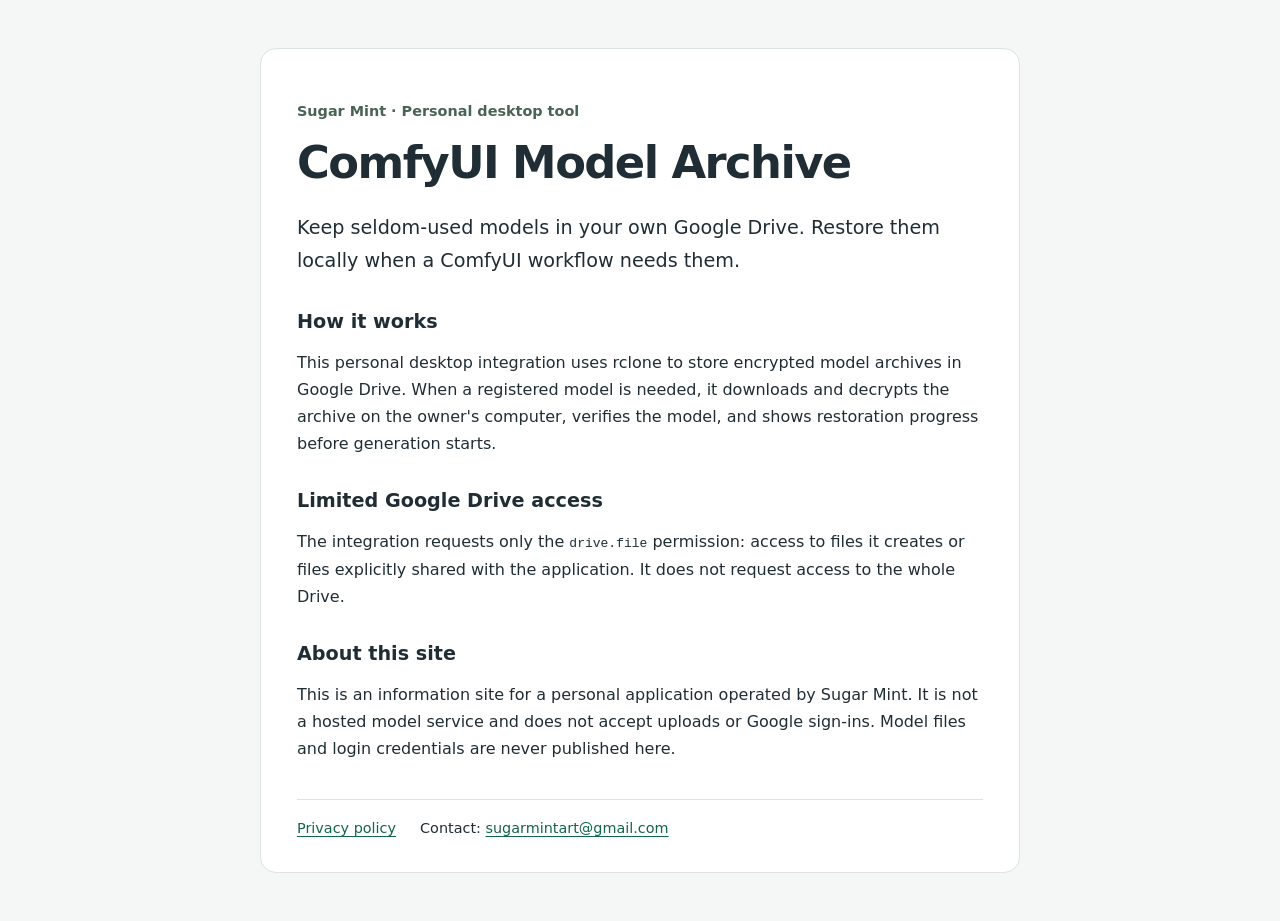
<file: index.html>
<!doctype html>
<html lang="en"><head><meta charset="utf-8"><meta name="viewport" content="width=device-width,initial-scale=1"><title>ComfyUI Model Archive</title><link rel="stylesheet" href="style.css"></head>
<body><main><p class="eyebrow">Sugar Mint · Personal desktop tool</p><h1>ComfyUI Model Archive</h1>
<p class="lead">Keep seldom-used models in your own Google Drive. Restore them locally when a ComfyUI workflow needs them.</p>
<h2>How it works</h2><p>This personal desktop integration uses rclone to store encrypted model archives in Google Drive. When a registered model is needed, it downloads and decrypts the archive on the owner's computer, verifies the model, and shows restoration progress before generation starts.</p>
<h2>Limited Google Drive access</h2><p>The integration requests only the <code>drive.file</code> permission: access to files it creates or files explicitly shared with the application. It does not request access to the whole Drive.</p>
<h2>About this site</h2><p>This is an information site for a personal application operated by Sugar Mint. It is not a hosted model service and does not accept uploads or Google sign-ins. Model files and login credentials are never published here.</p>
<footer><a href="privacy.html">Privacy policy</a><span>Contact: <a href="mailto:sugarmintart@gmail.com">sugarmintart@gmail.com</a></span></footer>
</main></body></html>
</file>
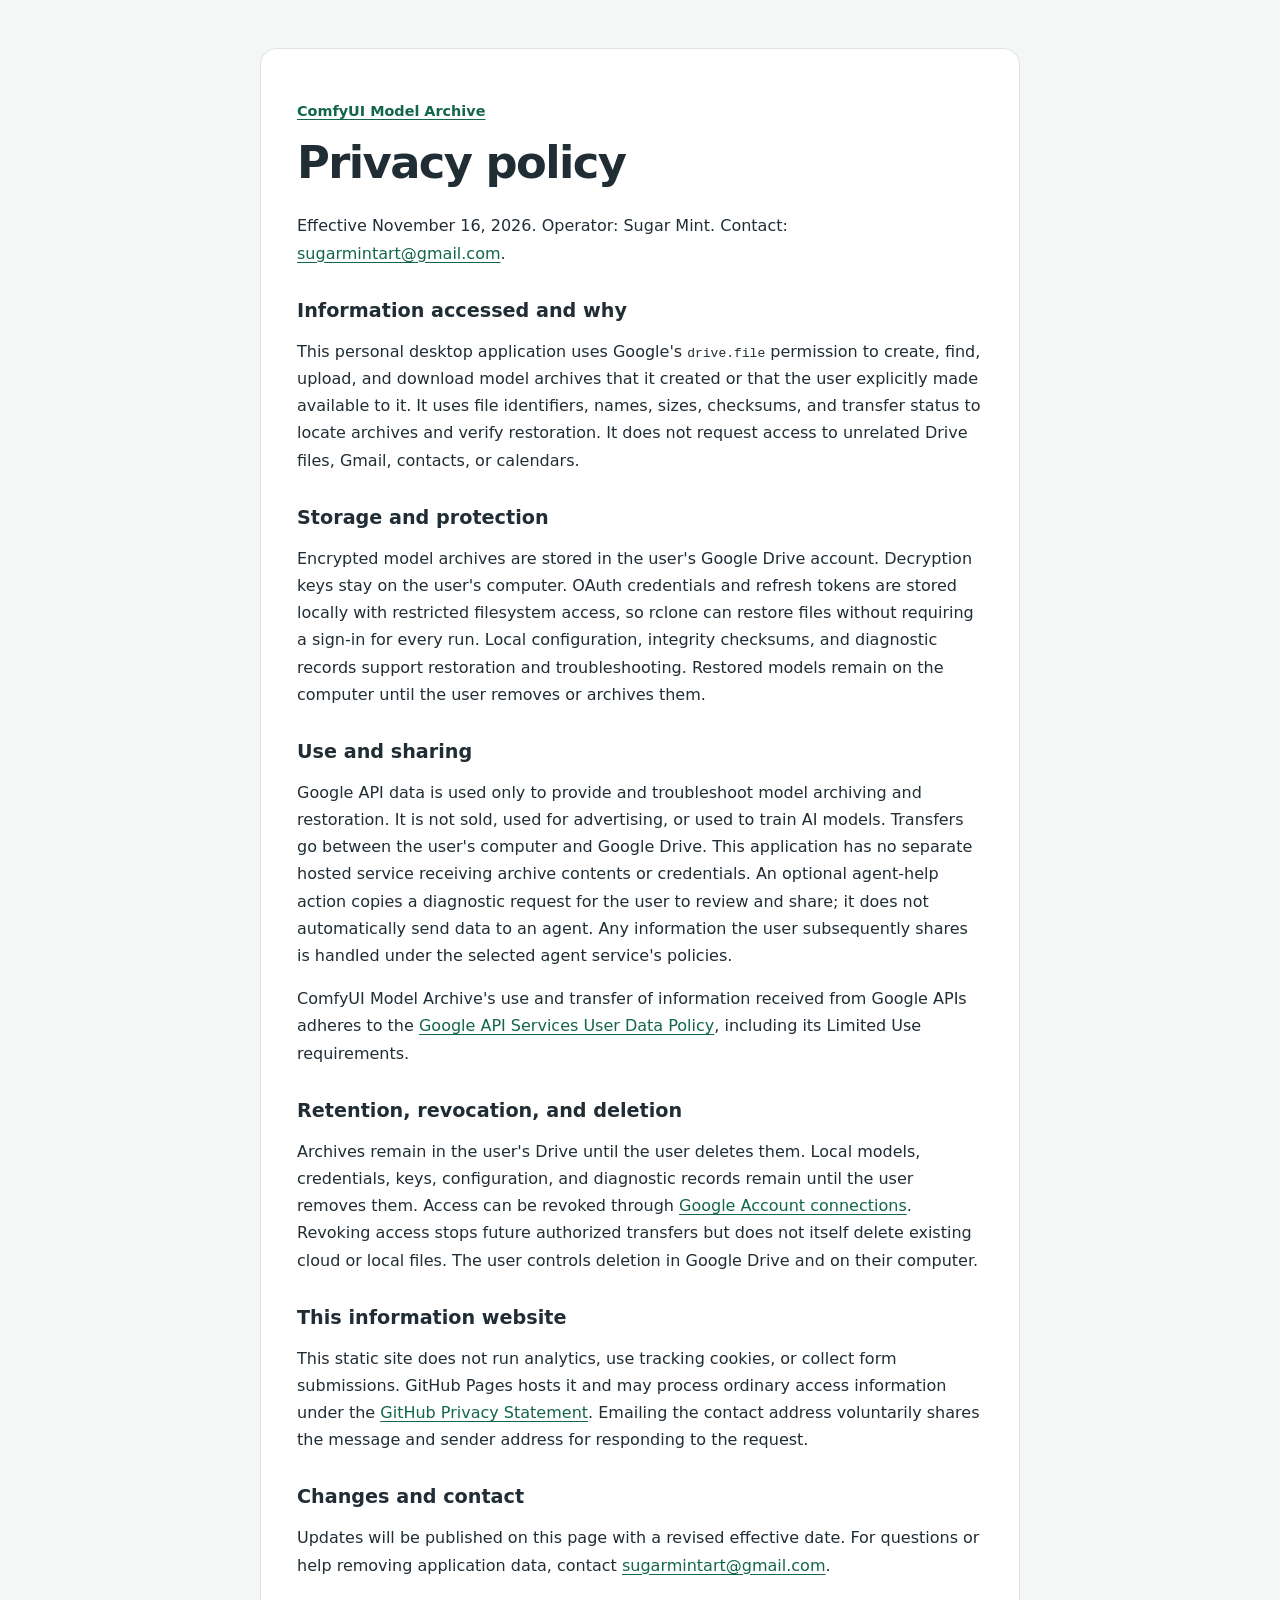
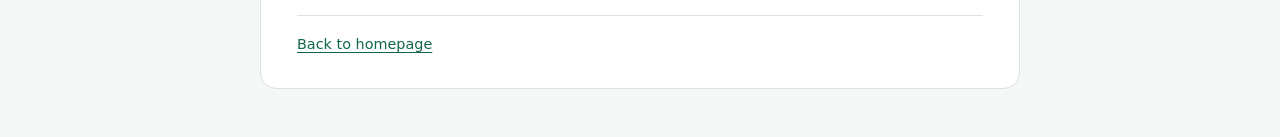
<file: privacy.html>
<!doctype html>
<html lang="en"><head><meta charset="utf-8"><meta name="viewport" content="width=device-width,initial-scale=1"><title>Privacy policy · ComfyUI Model Archive</title><link rel="stylesheet" href="style.css"></head>
<body><main><p class="eyebrow"><a href="./">ComfyUI Model Archive</a></p><h1>Privacy policy</h1><p>Effective November 16, 2026. Operator: Sugar Mint. Contact: <a href="mailto:sugarmintart@gmail.com">sugarmintart@gmail.com</a>.</p>
<h2>Information accessed and why</h2><p>This personal desktop application uses Google's <code>drive.file</code> permission to create, find, upload, and download model archives that it created or that the user explicitly made available to it. It uses file identifiers, names, sizes, checksums, and transfer status to locate archives and verify restoration. It does not request access to unrelated Drive files, Gmail, contacts, or calendars.</p>
<h2>Storage and protection</h2><p>Encrypted model archives are stored in the user's Google Drive account. Decryption keys stay on the user's computer. OAuth credentials and refresh tokens are stored locally with restricted filesystem access, so rclone can restore files without requiring a sign-in for every run. Local configuration, integrity checksums, and diagnostic records support restoration and troubleshooting. Restored models remain on the computer until the user removes or archives them.</p>
<h2>Use and sharing</h2><p>Google API data is used only to provide and troubleshoot model archiving and restoration. It is not sold, used for advertising, or used to train AI models. Transfers go between the user's computer and Google Drive. This application has no separate hosted service receiving archive contents or credentials. An optional agent-help action copies a diagnostic request for the user to review and share; it does not automatically send data to an agent. Any information the user subsequently shares is handled under the selected agent service's policies.</p>
<p>ComfyUI Model Archive's use and transfer of information received from Google APIs adheres to the <a href="https://developers.google.com/terms/api-services-user-data-policy">Google API Services User Data Policy</a>, including its Limited Use requirements.</p>
<h2>Retention, revocation, and deletion</h2><p>Archives remain in the user's Drive until the user deletes them. Local models, credentials, keys, configuration, and diagnostic records remain until the user removes them. Access can be revoked through <a href="https://myaccount.google.com/connections">Google Account connections</a>. Revoking access stops future authorized transfers but does not itself delete existing cloud or local files. The user controls deletion in Google Drive and on their computer.</p>
<h2>This information website</h2><p>This static site does not run analytics, use tracking cookies, or collect form submissions. GitHub Pages hosts it and may process ordinary access information under the <a href="https://docs.github.com/en/site-policy/privacy-policies/github-general-privacy-statement">GitHub Privacy Statement</a>. Emailing the contact address voluntarily shares the message and sender address for responding to the request.</p>
<h2>Changes and contact</h2><p>Updates will be published on this page with a revised effective date. For questions or help removing application data, contact <a href="mailto:sugarmintart@gmail.com">sugarmintart@gmail.com</a>.</p>
<footer><a href="./">Back to homepage</a></footer></main></body></html>
</file>
<file: style.css>
:root{color-scheme:light;font-family:system-ui,-apple-system,BlinkMacSystemFont,"Segoe UI",sans-serif;color:#202d34;background:#f4f7f5}*{box-sizing:border-box}body{margin:0}main{max-width:760px;margin:48px auto;padding:36px;background:white;border:1px solid #dbe4de;border-radius:16px}h1{font-size:clamp(2rem,6vw,2.8rem);line-height:1.12;letter-spacing:-.035em;margin:12px 0 24px}h2{font-size:1.2rem;margin-top:32px}p{line-height:1.7}.lead{font-size:1.2rem}.eyebrow{color:#496355;font-weight:600;font-size:.9rem}a{color:#12664a;text-underline-offset:3px}a:hover{color:#083c2b}a:focus-visible{outline:3px solid #227b5e;outline-offset:4px}code{overflow-wrap:anywhere}footer{margin-top:36px;border-top:1px solid #dbe4de;padding-top:20px;display:flex;flex-wrap:wrap;gap:12px 24px;font-size:.9rem}@media(max-width:600px){main{margin:12px;padding:24px;border-radius:10px}}
</file>
